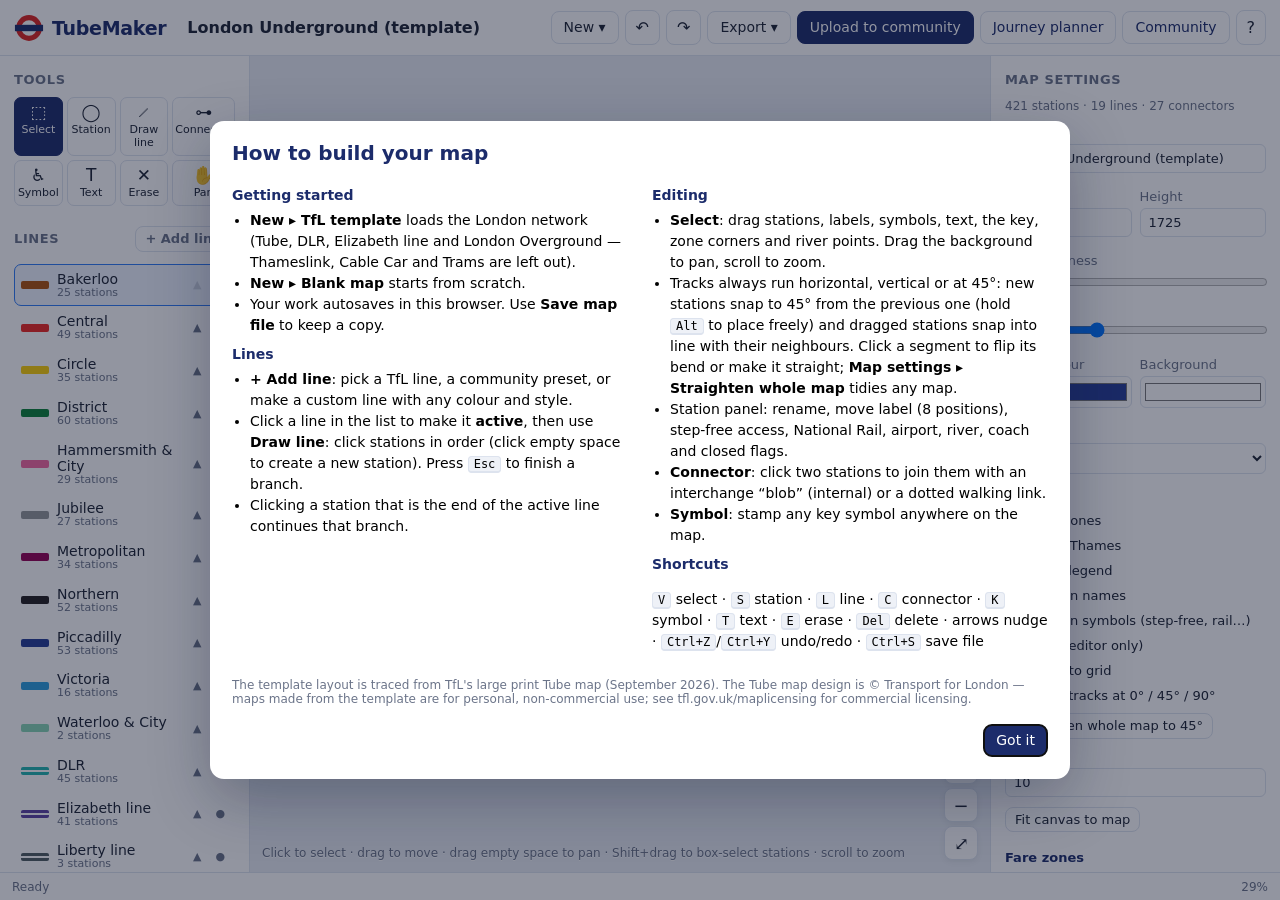
<file: index.html>
<!doctype html>
<html lang="en">
<head>
  <meta charset="utf-8">
  <meta name="viewport" content="width=device-width, initial-scale=1">
  <title>TubeMaker – London Tube Map Builder</title>
  <meta name="description" content="Build your own London Tube map in the browser: TfL lines or custom lines, key symbols, fare zones and interchanges. Export PNG/PDF and share with the community.">
  <link rel="stylesheet" href="assets/css/app.css">
  <link rel="icon" href="data:image/svg+xml,%3Csvg xmlns='http://www.w3.org/2000/svg' viewBox='0 0 32 32'%3E%3Ccircle cx='16' cy='16' r='12' fill='none' stroke='%23dc241f' stroke-width='6'/%3E%3Crect x='1' y='12.5' width='30' height='7' fill='%231c2c6b'/%3E%3C/svg%3E">
</head>
<body class="editor">
<header class="topbar">
  <a class="brand" href="index.html" title="TubeMaker">
    <svg viewBox="0 0 32 32" width="30" height="30" aria-hidden="true"><circle cx="16" cy="16" r="11" fill="none" stroke="#dc241f" stroke-width="5.5"/><rect x="1" y="12.6" width="30" height="6.8" fill="#1c2c6b"/></svg>
    <span>TubeMaker</span>
  </a>
  <input id="docTitle" class="doc-title" type="text" maxlength="120" aria-label="Map title">
  <nav class="actions">
    <div class="menu">
      <button class="btn">New ▾</button>
      <div class="menu-items">
        <button data-action="new-template">TfL template (London)</button>
        <button data-action="new-blank">Blank map</button>
        <hr>
        <button data-action="open-json">Open map file (.json)…</button>
        <button data-action="save-json">Save map file (.json)</button>
      </div>
    </div>
    <button class="btn icon" data-action="undo" title="Undo (Ctrl+Z)">↶</button>
    <button class="btn icon" data-action="redo" title="Redo (Ctrl+Y)">↷</button>
    <div class="menu">
      <button class="btn">Export ▾</button>
      <div class="menu-items">
        <button data-action="png" data-scale="1">PNG – standard</button>
        <button data-action="png" data-scale="2">PNG – high resolution (2×)</button>
        <button data-action="png" data-scale="4">PNG – print (4×)</button>
        <hr>
        <button data-action="pdf" data-paper="a4">PDF – A4</button>
        <button data-action="pdf" data-paper="a3">PDF – A3</button>
        <button data-action="pdf" data-paper="a2">PDF – A2</button>
        <button data-action="pdf" data-paper="a1">PDF – A1</button>
        <button data-action="pdf" data-paper="a0">PDF – A0 poster</button>
        <hr>
        <button data-action="svg">SVG (vector)</button>
      </div>
    </div>
    <button class="btn primary" data-action="publish">Upload to community</button>
    <a class="btn" href="planner.html">Journey planner</a>
    <a class="btn" href="community.html">Community</a>
    <button class="btn icon" data-action="help" title="Help">?</button>
  </nav>
</header>

<div class="workspace">
  <aside class="panel left">
    <section>
      <h3>Tools</h3>
      <div class="tools" id="tools">
        <button data-tool="select" class="active" title="Select / move (V)"><span>⬚</span>Select</button>
        <button data-tool="station" title="Add station (S)"><span>◯</span>Station</button>
        <button data-tool="line" title="Draw line between stations (L)"><span>⟋</span>Draw line</button>
        <button data-tool="connector" title="Interchange connector (C)"><span>⊶</span>Connector</button>
        <button data-tool="symbol" title="Place key symbol (K)"><span>♿</span>Symbol</button>
        <button data-tool="text" title="Add text (T)"><span>T</span>Text</button>
        <button data-tool="erase" title="Delete (E)"><span>✕</span>Erase</button>
        <button data-tool="pan" title="Pan (H or hold Space)"><span>✋</span>Pan</button>
      </div>
      <div id="toolOptions" class="tool-options"></div>
    </section>
    <section class="lines-section">
      <h3>Lines <button class="btn small" data-action="add-line">+ Add line</button></h3>
      <ul id="lineList" class="line-list"></ul>
    </section>
  </aside>

  <main class="canvas-wrap" id="canvasWrap">
    <svg id="canvas" xmlns="http://www.w3.org/2000/svg">
      <g id="viewport"></g>
    </svg>
    <div class="zoom-controls">
      <button data-action="zoom-in" title="Zoom in">+</button>
      <button data-action="zoom-out" title="Zoom out">−</button>
      <button data-action="zoom-fit" title="Fit map">⤢</button>
    </div>
    <div class="hint" id="hint"></div>
  </main>

  <aside class="panel right" id="props"></aside>
</div>

<footer class="statusbar">
  <span id="status">Ready</span>
  <span class="spacer"></span>
  <span id="coords"></span>
  <span id="zoomLevel"></span>
</footer>

<input type="file" id="fileInput" accept=".json,application/json" hidden>

<dialog id="dlgLine" class="dialog">
  <form method="dialog">
    <h2>Add a line</h2>
    <div class="tabs"><button type="button" class="tab active" data-tab="tfl">TfL lines</button><button type="button" class="tab" data-tab="custom">Custom line</button><button type="button" class="tab" data-tab="community">Community presets</button></div>
    <div class="tab-panel" data-panel="tfl"><div id="presetGrid" class="preset-grid"></div></div>
    <div class="tab-panel hidden" data-panel="custom">
      <label>Name <input id="newLineName" type="text" maxlength="60" value="New line"></label>
      <label>Colour <input id="newLineColor" type="color" value="#e8590c"></label>
      <label>Style
        <select id="newLineStyle">
          <option value="solid">Solid (Tube)</option>
          <option value="double">Double / cased (Overground, DLR, Elizabeth)</option>
          <option value="dashed">Dashed</option>
          <option value="dotted">Dotted</option>
          <option value="striped">Striped (weekend only)</option>
        </select>
      </label>
      <label>Group in key (optional) <input id="newLineGroup" type="text" maxlength="60" placeholder="e.g. London Overground"></label>
      <label class="check"><input id="newLineShare" type="checkbox" checked> Share this line style as a community preset</label>
      <div class="swatch-preview" id="newLinePreview"></div>
      <menu><button value="cancel" class="btn">Cancel</button><button type="button" class="btn primary" id="createCustomLine">Create line</button></menu>
    </div>
    <div class="tab-panel hidden" data-panel="community"><div id="communityPresets" class="preset-grid"><p class="muted">Loading…</p></div></div>
    <menu class="close-row"><button value="cancel" class="btn">Close</button></menu>
  </form>
</dialog>

<dialog id="dlgPublish" class="dialog">
  <form method="dialog" id="publishForm">
    <h2>Upload to the community</h2>
    <p class="muted">Your map will appear on the public community page where others can view, like, comment and remix it.</p>
    <img id="publishPreview" class="publish-preview" alt="Map preview">
    <label>Title <input id="pubTitle" type="text" maxlength="120" required></label>
    <label>Your name <input id="pubAuthor" type="text" maxlength="60" placeholder="Anonymous"></label>
    <label>Description <textarea id="pubDesc" rows="3" maxlength="2000" placeholder="What's special about your map?"></textarea></label>
    <label class="check" id="pubUpdateRow" hidden><input id="pubUpdate" type="checkbox" checked> Update my existing upload instead of creating a new one</label>
    <p id="pubError" class="error"></p>
    <menu><button value="cancel" class="btn">Cancel</button><button type="button" class="btn primary" id="pubSubmit">Upload</button></menu>
  </form>
</dialog>

<dialog id="dlgHelp" class="dialog wide">
  <form method="dialog">
    <h2>How to build your map</h2>
    <div class="help-grid">
      <div>
        <h4>Getting started</h4>
        <ul>
          <li><b>New ▸ TfL template</b> loads the London network (Tube, DLR, Elizabeth line and London Overground — Thameslink, Cable Car and Trams are left out).</li>
          <li><b>New ▸ Blank map</b> starts from scratch.</li>
          <li>Your work autosaves in this browser. Use <b>Save map file</b> to keep a copy.</li>
        </ul>
        <h4>Lines</h4>
        <ul>
          <li><b>+ Add line</b>: pick a TfL line, a community preset, or make a custom line with any colour and style.</li>
          <li>Click a line in the list to make it <b>active</b>, then use <b>Draw line</b>: click stations in order (click empty space to create a new station). Press <kbd>Esc</kbd> to finish a branch.</li>
          <li>Clicking a station that is the end of the active line continues that branch.</li>
        </ul>
      </div>
      <div>
        <h4>Editing</h4>
        <ul>
          <li><b>Select</b>: drag stations, labels, symbols, text, the key, zone corners and river points. Drag the background to pan, scroll to zoom.</li>
          <li>Tracks always run horizontal, vertical or at 45°: new stations snap to 45° from the previous one (hold <kbd>Alt</kbd> to place freely) and dragged stations snap into line with their neighbours. Click a segment to flip its bend or make it straight; <b>Map settings ▸ Straighten whole map</b> tidies any map.</li>
          <li>Station panel: rename, move label (8 positions), step-free access, National Rail, airport, river, coach and closed flags.</li>
          <li><b>Connector</b>: click two stations to join them with an interchange “blob” (internal) or a dotted walking link.</li>
          <li><b>Symbol</b>: stamp any key symbol anywhere on the map.</li>
        </ul>
        <h4>Shortcuts</h4>
        <p><kbd>V</kbd> select · <kbd>S</kbd> station · <kbd>L</kbd> line · <kbd>C</kbd> connector · <kbd>K</kbd> symbol · <kbd>T</kbd> text · <kbd>E</kbd> erase · <kbd>Del</kbd> delete · arrows nudge · <kbd>Ctrl+Z</kbd>/<kbd>Ctrl+Y</kbd> undo/redo · <kbd>Ctrl+S</kbd> save file</p>
      </div>
    </div>
    <p class="muted small">The template layout is traced from TfL's large print Tube map (September 2026). The Tube map design is © Transport for London — maps made from the template are for personal, non-commercial use; see tfl.gov.uk/maplicensing for commercial licensing.</p>
    <menu><button value="cancel" class="btn primary">Got it</button></menu>
  </form>
</dialog>

<div id="toast" class="toast" hidden></div>

<script src="assets/js/template-data.js"></script>
<script src="assets/js/tfl-symbols.js"></script>
<script src="assets/js/symbols.js"></script>
<script src="assets/js/doc.js"></script>
<script src="assets/js/render.js"></script>
<script src="assets/js/export.js"></script>
<script src="assets/js/api.js"></script>
<script src="assets/js/editor.js"></script>
</body>
</html>
</file>
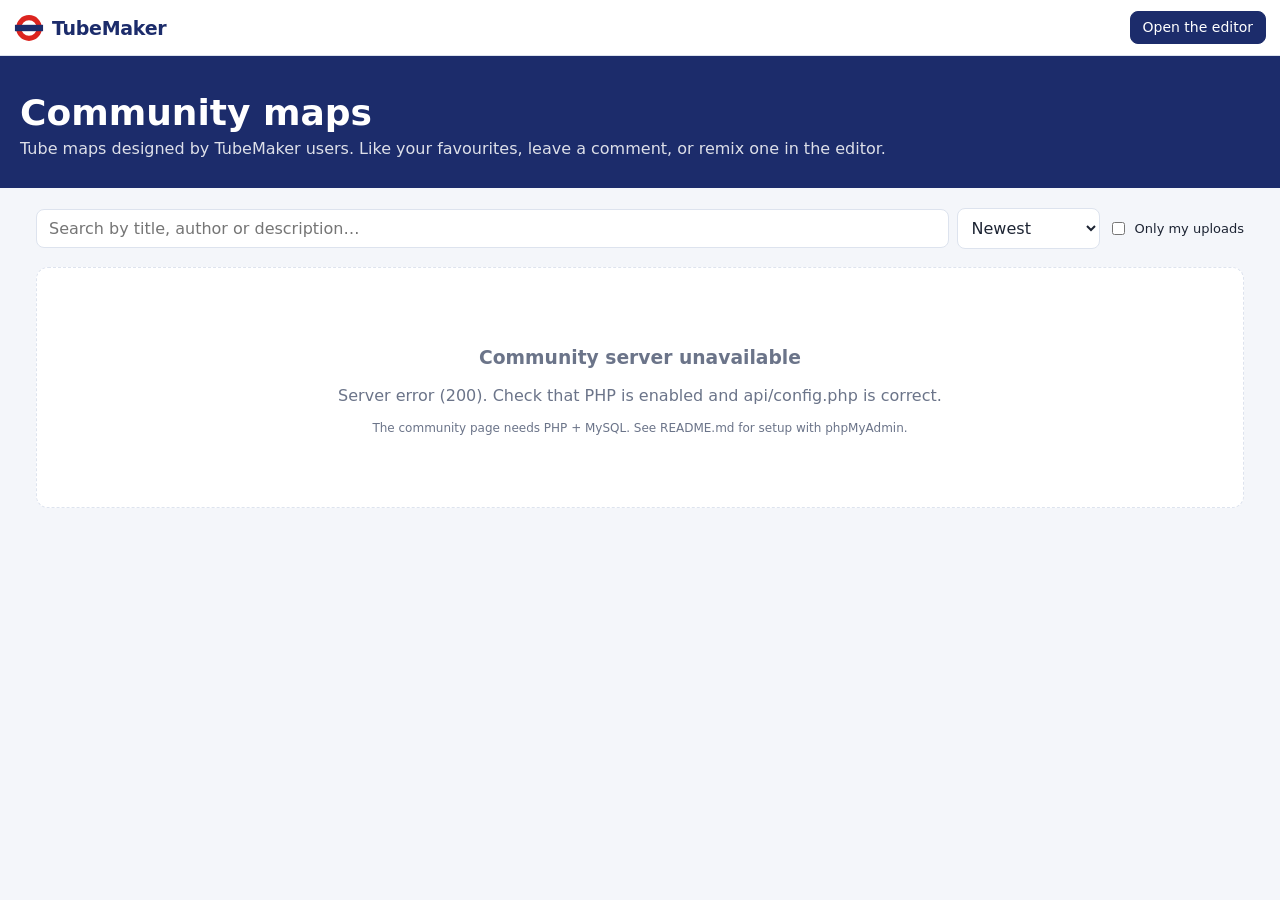
<file: community.html>
<!doctype html>
<html lang="en">
<head>
  <meta charset="utf-8">
  <meta name="viewport" content="width=device-width, initial-scale=1">
  <title>TubeMaker Community – Tube maps made by everyone</title>
  <link rel="stylesheet" href="assets/css/app.css">
  <link rel="icon" href="data:image/svg+xml,%3Csvg xmlns='http://www.w3.org/2000/svg' viewBox='0 0 32 32'%3E%3Ccircle cx='16' cy='16' r='12' fill='none' stroke='%23dc241f' stroke-width='6'/%3E%3Crect x='1' y='12.5' width='30' height='7' fill='%231c2c6b'/%3E%3C/svg%3E">
</head>
<body class="community">
<header class="topbar">
  <a class="brand" href="index.html">
    <svg viewBox="0 0 32 32" width="30" height="30" aria-hidden="true"><circle cx="16" cy="16" r="11" fill="none" stroke="#dc241f" stroke-width="5.5"/><rect x="1" y="12.6" width="30" height="6.8" fill="#1c2c6b"/></svg>
    <span>TubeMaker</span>
  </a>
  <nav class="actions">
    <a class="btn primary" href="index.html">Open the editor</a>
  </nav>
</header>

<section class="community-head">
  <div class="inner">
    <h1>Community maps</h1>
    <p>Tube maps designed by TubeMaker users. Like your favourites, leave a comment, or remix one in the editor.</p>
  </div>
</section>

<main class="community-main">
  <div class="filters">
    <input type="search" id="q" placeholder="Search by title, author or description…" aria-label="Search maps">
    <select id="sort" aria-label="Sort">
      <option value="new">Newest</option>
      <option value="popular">Most liked</option>
      <option value="views">Most viewed</option>
    </select>
    <label class="check"><input type="checkbox" id="mine"> Only my uploads</label>
  </div>
  <div id="gallery" class="gallery"></div>
  <div id="pager" class="pager"></div>
</main>

<dialog id="viewer" class="dialog viewer">
  <div class="viewer-scroll">
    <button class="close-x" id="closeViewer" aria-label="Close">×</button>
    <img id="vImg" class="viewer-img" alt="">
    <div class="viewer-body">
      <div>
        <h2 id="vTitle"></h2>
        <div class="muted small" id="vMeta"></div>
        <p class="desc" id="vDesc"></p>
        <div class="actions-row">
          <button class="btn" id="vLike">♥ Like</button>
          <a class="btn primary" id="vRemix" href="#">Remix in editor</a>
          <button class="btn" id="vPng">Download PNG</button>
          <button class="btn" id="vPdf">Download PDF</button>
          <button class="btn" id="vJson">Download map file</button>
          <button class="btn" id="vCopy">Copy link</button>
          <button class="btn danger" id="vDelete" hidden>Delete my upload</button>
        </div>
      </div>
      <div>
        <h4>Comments</h4>
        <form class="comment-form" id="commentForm">
          <input id="cAuthor" type="text" maxlength="60" placeholder="Your name (optional)">
          <textarea id="cBody" rows="2" maxlength="1000" placeholder="Say something nice…" required></textarea>
          <button class="btn small primary" type="submit">Post comment</button>
        </form>
        <div class="comments" id="comments"></div>
      </div>
    </div>
  </div>
</dialog>

<div id="toast" class="toast" hidden></div>

<script src="assets/js/tfl-symbols.js"></script>
<script src="assets/js/symbols.js"></script>
<script src="assets/js/doc.js"></script>
<script src="assets/js/render.js"></script>
<script src="assets/js/export.js"></script>
<script src="assets/js/api.js"></script>
<script src="assets/js/community.js"></script>
</body>
</html>
</file>
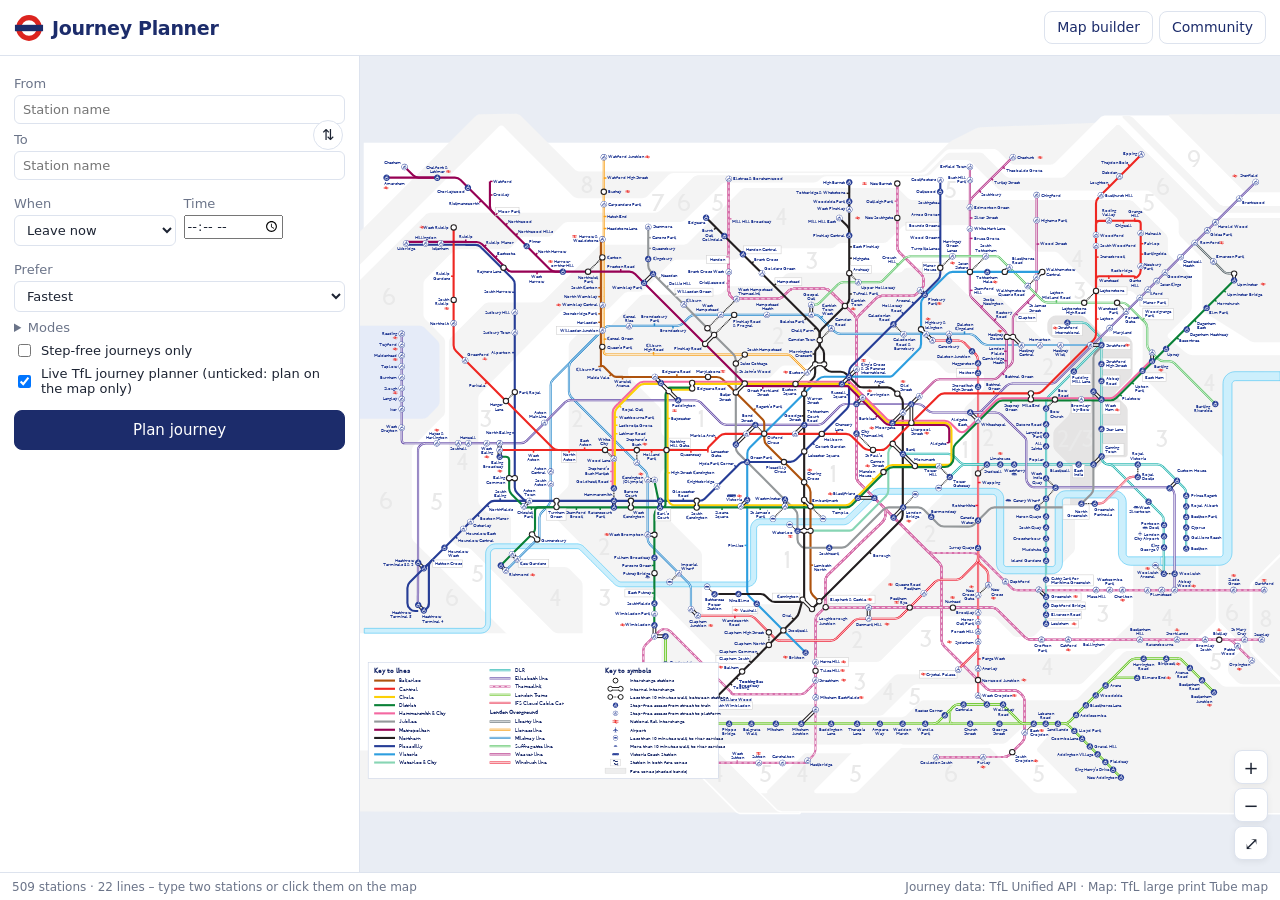
<file: planner.html>
<!doctype html>
<html lang="en">
<head>
  <meta charset="utf-8">
  <meta name="viewport" content="width=device-width, initial-scale=1">
  <title>TubeMaker Journey Planner</title>
  <meta name="description" content="Plan a journey on the full London map – Tube, DLR, Elizabeth line, Overground, Thameslink, Trams and the Cable Car – and see just your route.">
  <link rel="stylesheet" href="assets/css/app.css">
  <link rel="stylesheet" href="assets/css/planner.css">
  <link rel="icon" href="data:image/svg+xml,%3Csvg xmlns='http://www.w3.org/2000/svg' viewBox='0 0 32 32'%3E%3Ccircle cx='16' cy='16' r='12' fill='none' stroke='%23dc241f' stroke-width='6'/%3E%3Crect x='1' y='12.5' width='30' height='7' fill='%231c2c6b'/%3E%3C/svg%3E">
</head>
<body class="editor planner">
<header class="topbar">
  <a class="brand" href="index.html" title="TubeMaker">
    <svg viewBox="0 0 32 32" width="30" height="30" aria-hidden="true"><circle cx="16" cy="16" r="11" fill="none" stroke="#dc241f" stroke-width="5.5"/><rect x="1" y="12.6" width="30" height="6.8" fill="#1c2c6b"/></svg>
    <span>Journey Planner</span>
  </a>
  <nav class="actions">
    <a class="btn" href="index.html">Map builder</a>
    <a class="btn" href="community.html">Community</a>
  </nav>
</header>

<div class="workspace">
  <aside class="panel left planner-panel">
    <form id="planForm" autocomplete="off">
      <label class="field"><span>From</span>
        <input id="from" type="text" list="stationList" placeholder="Station name" required>
      </label>
      <button type="button" class="swap" id="swap" title="Swap">⇅</button>
      <label class="field"><span>To</span>
        <input id="to" type="text" list="stationList" placeholder="Station name" required>
      </label>
      <div class="row2">
        <label class="field"><span>When</span>
          <select id="when"><option value="now">Leave now</option><option value="depart">Depart at</option><option value="arrive">Arrive by</option></select>
        </label>
        <label class="field"><span>Time</span><input id="time" type="time"></label>
      </div>
      <label class="field"><span>Prefer</span>
        <select id="prefer">
          <option value="leasttime">Fastest</option>
          <option value="leastinterchange">Fewest changes</option>
          <option value="leastwalking">Least walking</option>
        </select>
      </label>
      <details class="modes">
        <summary>Modes</summary>
        <div id="modeList" class="mode-list"></div>
      </details>
      <label class="check"><input type="checkbox" id="stepFree"> Step-free journeys only</label>
      <label class="check"><input type="checkbox" id="useTfl" checked> Live TfL journey planner (unticked: plan on the map only)</label>
      <button class="btn primary wide" type="submit">Plan journey</button>
    </form>
    <datalist id="stationList"></datalist>
    <div id="results" class="results"></div>
  </aside>

  <main class="canvas-wrap" id="canvasWrap" data-tool="pan">
    <svg id="canvas" xmlns="http://www.w3.org/2000/svg"><g id="viewport"></g></svg>
    <div class="map-toggle">
      <button class="btn small" id="showAll" hidden>Show full map</button>
      <label class="check small" id="fadeRow" hidden><input type="checkbox" id="fadeRest"> Faint rest of network</label>
    </div>
    <div class="zoom-controls">
      <button data-zoom="1.25" title="Zoom in">+</button>
      <button data-zoom="0.8" title="Zoom out">−</button>
      <button data-zoom="fit" title="Fit">⤢</button>
    </div>
  </main>
</div>
<footer class="statusbar"><span id="status">Loading map…</span><span class="spacer"></span><span class="muted small">Journey data: TfL Unified API · Map: TfL large print Tube map</span></footer>
<div id="toast" class="toast" hidden></div>
<div id="loadError" class="load-error" hidden></div>
<script>
  // Show problems on the page instead of failing silently.
  window.addEventListener('error', function (e) {
    var box = document.getElementById('loadError');
    box.hidden = false;
    box.textContent = 'The planner hit an error: ' + (e.message || e) + (e.filename ? ' (' + e.filename.split('/').pop() + ':' + e.lineno + ')' : '');
  });
  window.addEventListener('unhandledrejection', function (e) {
    var box = document.getElementById('loadError');
    box.hidden = false;
    box.textContent = 'The planner hit an error: ' + ((e.reason && e.reason.message) || e.reason);
  });
</script>

<script src="assets/js/template-full.js"></script>
<script src="assets/js/tfl-symbols.js"></script>
<script src="assets/js/symbols.js"></script>
<script src="assets/js/doc.js"></script>
<script src="assets/js/render.js"></script>
<script src="assets/js/planner.js"></script>
<script>
  if (!window.TUBE_TEMPLATE_FULL || !window.TubePlanner) {
    var box = document.getElementById('loadError');
    if (box.hidden) {
      box.hidden = false;
      box.textContent = 'The map script could not be loaded. Unzip everything first and keep index.html, styles.css and app.js together in the same folder, then open index.html.';
    }
  }
</script>
</body>
</html>
</file>
<file: assets/css/app.css>
/* Railway Sans by Greg Fleming – open-source revival of Edward Johnston's 1916
   Underground typeface, SIL Open Font License 1.1 (see assets/fonts/Railway-OFL.txt). */
/* "London Tube" font (freeware, fontspace.com/london-tube-font-f2717) – close to TfL's New Johnston. */
@font-face {
  font-family: 'London Tube';
  src: url('../fonts/london-tube.ttf') format('truetype');
  font-display: block;
}
@font-face {
  font-family: 'Railway';
  src: url('../fonts/railway.woff') format('woff');
  font-display: block;
}
:root {
  --navy: #1c2c6b;
  --red: #dc241f;
  --blue: #2f7cf6;
  --bg: #f4f6fa;
  --panel: #ffffff;
  --border: #dde3ee;
  --text: #1d2433;
  --muted: #6b7489;
  --radius: 8px;
  font-family: system-ui, -apple-system, "Segoe UI", Roboto, Arial, sans-serif;
  color: var(--text);
}
* { box-sizing: border-box; }
html, body { margin: 0; height: 100%; background: var(--bg); }
button, input, select, textarea { font: inherit; color: inherit; }
a { color: var(--navy); }
.muted { color: var(--muted); }
.small { font-size: 12px; }
.hidden { display: none !important; }
kbd { background: #eef1f7; border: 1px solid var(--border); border-bottom-width: 2px; border-radius: 4px; padding: 0 5px; font-size: 12px; }

/* ---------- buttons ---------- */
.btn {
  display: inline-flex; align-items: center; gap: 6px; padding: 7px 12px; border-radius: var(--radius);
  border: 1px solid var(--border); background: #fff; cursor: pointer; text-decoration: none; white-space: nowrap;
  font-size: 14px; line-height: 1.2; margin: 2px 0;
}
.btn:hover { border-color: #b9c4d8; background: #f8faff; }
.btn.primary { background: var(--navy); color: #fff; border-color: var(--navy); }
.btn.primary:hover { background: #26398a; }
.btn.danger { color: #b3261e; border-color: #f0c6c3; }
.btn.danger:hover { background: #fff3f2; }
.btn.small { padding: 4px 9px; font-size: 13px; }
.btn.icon { padding: 7px 10px; font-size: 16px; }
.btn:disabled { opacity: .55; cursor: default; }

/* ---------- top bar ---------- */
.topbar {
  height: 56px; display: flex; align-items: center; gap: 12px; padding: 0 14px;
  background: #fff; border-bottom: 1px solid var(--border); position: relative; z-index: 20;
}
.brand { display: flex; align-items: center; gap: 8px; font-weight: 800; font-size: 19px; color: var(--navy); text-decoration: none; letter-spacing: -0.3px; }
.doc-title { flex: 1; min-width: 80px; max-width: 420px; border: 1px solid transparent; border-radius: 6px; padding: 6px 8px; font-weight: 600; background: transparent; }
.doc-title:hover, .doc-title:focus { border-color: var(--border); background: #fff; outline: none; }
.actions { display: flex; gap: 6px; align-items: center; margin-left: auto; flex-wrap: nowrap; }
.menu { position: relative; }
.menu-items {
  display: none; position: absolute; right: 0; top: calc(100% + 4px); background: #fff; border: 1px solid var(--border);
  border-radius: var(--radius); box-shadow: 0 8px 28px rgba(20, 30, 60, .16); padding: 6px; min-width: 240px; z-index: 50;
}
.menu.open .menu-items { display: block; }
.menu-items button { display: block; width: 100%; text-align: left; padding: 8px 10px; border: 0; background: none; border-radius: 6px; cursor: pointer; }
.menu-items button:hover { background: #f0f4fc; }
.menu-items hr { border: 0; border-top: 1px solid var(--border); margin: 4px 0; }

/* ---------- workspace ---------- */
.workspace { display: flex; height: calc(100% - 56px - 28px); }
.panel { background: var(--panel); overflow-y: auto; padding: 12px 14px; }
.panel.left { width: 250px; border-right: 1px solid var(--border); flex-shrink: 0; }
.panel.right { width: 290px; border-left: 1px solid var(--border); flex-shrink: 0; }
.panel h3 { margin: 4px 0 10px; font-size: 13px; text-transform: uppercase; letter-spacing: .6px; color: var(--muted); display: flex; align-items: center; justify-content: space-between; }
.panel h4 { margin: 16px 0 6px; font-size: 13px; color: var(--navy); }
.panel hr { border: 0; border-top: 1px solid var(--border); margin: 14px 0; }
.panel section + section { margin-top: 18px; }

.tools { display: grid; grid-template-columns: repeat(4, 1fr); gap: 4px; }
.tools button {
  display: flex; flex-direction: column; align-items: center; gap: 2px; padding: 6px 2px; font-size: 11px;
  border: 1px solid var(--border); background: #fff; border-radius: 7px; cursor: pointer;
}
.tools button span { font-size: 17px; line-height: 1; }
.tools button.active { background: var(--navy); color: #fff; border-color: var(--navy); }
.tool-options { margin-top: 10px; }
.tool-options label { display: block; font-size: 13px; }
.tool-options select { width: 100%; margin-top: 4px; }
.symbol-grid { display: grid; grid-template-columns: repeat(4, 1fr); gap: 4px; }
.symbol-grid button { border: 1px solid var(--border); background: #fff; border-radius: 6px; padding: 2px; cursor: pointer; }
.symbol-grid button.active { border-color: var(--blue); box-shadow: 0 0 0 2px rgba(47,124,246,.25); }

.line-list { list-style: none; margin: 0; padding: 0; }
.line-list li { display: flex; align-items: center; gap: 8px; padding: 6px 6px; border-radius: 7px; cursor: pointer; border: 1px solid transparent; }
.line-list li:hover { background: #f4f7fd; }
.line-list li.active { border-color: var(--blue); background: #eef4ff; }
.line-list li.is-hidden { opacity: .5; }
.line-list li.empty { cursor: default; font-size: 13px; }
.line-list .name { flex: 1; font-size: 14px; line-height: 1.15; }
.line-list .name small { display: block; color: var(--muted); font-size: 11px; }
.line-list .mini { border: 0; background: none; cursor: pointer; font-size: 11px; padding: 2px 3px; color: var(--muted); }
.line-list .mini:disabled { opacity: .25; }
.swatch { width: 28px; height: 8px; border-radius: 2px; background: var(--c); flex-shrink: 0; position: relative; display: inline-block; }
.swatch.double::after { content: ''; position: absolute; left: 0; right: 0; top: 3px; height: 2px; background: #fff; }
.swatch.dashed { background: repeating-linear-gradient(90deg, var(--c) 0 7px, transparent 7px 10px); }
.swatch.dotted { background: radial-gradient(circle, var(--c) 3px, transparent 3.5px) 0 50% / 9px 8px repeat-x; }
.swatch.striped::after { content: ''; position: absolute; left: 0; right: 0; top: 2px; height: 4px; background: repeating-linear-gradient(90deg, #fff 0 4px, transparent 4px 8px); }

/* ---------- canvas ---------- */
.canvas-wrap { flex: 1; position: relative; overflow: hidden; background: #e9edf4; }
#canvas { width: 100%; height: 100%; display: block; touch-action: none; user-select: none; -webkit-user-select: none; }
.canvas-wrap[data-tool="select"] #canvas { cursor: default; }
.canvas-wrap[data-tool="station"] #canvas, .canvas-wrap[data-tool="symbol"] #canvas, .canvas-wrap[data-tool="text"] #canvas { cursor: crosshair; }
.canvas-wrap[data-tool="line"] #canvas, .canvas-wrap[data-tool="connector"] #canvas { cursor: cell; }
.canvas-wrap[data-tool="erase"] #canvas { cursor: not-allowed; }
.canvas-wrap[data-tool="pan"] #canvas, .canvas-wrap.pan-ready #canvas { cursor: grab; }
.canvas-wrap.panning #canvas { cursor: grabbing; }
.canvas-wrap[data-tool="select"] [data-kind="station"],
.canvas-wrap[data-tool="select"] [data-kind="label"],
.canvas-wrap[data-tool="select"] [data-kind="symbol"],
.canvas-wrap[data-tool="select"] [data-kind="text"],
.canvas-wrap[data-tool="select"] [data-kind="key"] { cursor: move; }
.canvas-wrap [data-kind="edge"], .canvas-wrap [data-kind="connector"] { cursor: pointer; }
.canvas-wrap [data-kind="edge"]:hover { stroke: rgba(47,124,246,.25); }
.canvas-wrap[data-tool="erase"] [data-kind]:not([data-kind="bg"]):hover { opacity: .6; }
#canvas .handle { fill: #fff; stroke: var(--blue); stroke-width: 2.5; cursor: grab; }
#canvas .station-hit:hover { fill: rgba(47,124,246,.15); }
.zoom-controls { position: absolute; right: 12px; bottom: 12px; display: flex; flex-direction: column; gap: 4px; }
.zoom-controls button { width: 34px; height: 34px; border-radius: 8px; border: 1px solid var(--border); background: #fff; font-size: 18px; cursor: pointer; box-shadow: 0 2px 6px rgba(0,0,0,.06); }
.hint { position: absolute; left: 12px; bottom: 12px; right: 60px; font-size: 12px; color: var(--muted); pointer-events: none; text-shadow: 0 1px 0 #fff; }

.statusbar { height: 28px; display: flex; align-items: center; gap: 16px; padding: 0 12px; font-size: 12px; color: var(--muted); background: #fff; border-top: 1px solid var(--border); }
.statusbar .spacer { flex: 1; }

/* ---------- properties ---------- */
.field { display: block; margin: 8px 0; font-size: 13px; }
.field > span { display: block; margin-bottom: 4px; color: var(--muted); }
.field input[type=text], .field input[type=number], .field select, .field textarea {
  width: 100%; padding: 6px 8px; border: 1px solid var(--border); border-radius: 6px; background: #fff;
}
.field input[type=color] { width: 100%; height: 32px; border: 1px solid var(--border); border-radius: 6px; padding: 2px; background: #fff; }
.field input[type=range] { width: 100%; }
.field textarea { resize: vertical; }
.row2 { display: grid; grid-template-columns: 1fr 1fr; gap: 8px; }
.check { display: flex; align-items: center; gap: 7px; font-size: 13px; margin: 6px 0; cursor: pointer; }
.pos-grid { display: grid; grid-template-columns: repeat(3, 40px); gap: 3px; }
.pos-grid button { height: 28px; border: 1px solid var(--border); background: #fff; border-radius: 5px; cursor: pointer; font-size: 11px; }
.pos-grid button.active { background: var(--navy); color: #fff; }
.pos-grid .dot { display: flex; align-items: center; justify-content: center; color: var(--navy); }
.chips { display: flex; flex-wrap: wrap; gap: 4px; margin: 4px 0 8px; }
.chip { display: inline-flex; align-items: center; gap: 4px; font-size: 12px; padding: 2px 8px 2px 6px; border-radius: 12px; border: 1px solid var(--border); background: #fff; }
.chip::before { content: ''; width: 12px; height: 6px; border-radius: 2px; background: var(--c); }
.chip button { border: 0; background: none; cursor: pointer; color: var(--muted); padding: 0 0 0 2px; }
.seg-buttons { display: flex; gap: 4px; flex-wrap: wrap; margin-bottom: 8px; }
.seg-buttons button { padding: 5px 8px; border: 1px solid var(--border); background: #fff; border-radius: 6px; cursor: pointer; font-size: 12px; }
.seg-buttons button.active { background: var(--navy); color: #fff; border-color: var(--navy); }
.panel .btn { margin-right: 4px; }

/* ---------- dialogs ---------- */
.dialog { border: 0; border-radius: 14px; padding: 0; width: min(560px, calc(100vw - 32px)); box-shadow: 0 20px 60px rgba(10, 20, 50, .3); }
.dialog.wide { width: min(860px, calc(100vw - 32px)); }
.dialog::backdrop { background: rgba(15, 22, 45, .45); }
.dialog form { padding: 20px 22px; }
.dialog h2 { margin: 0 0 12px; color: var(--navy); font-size: 20px; }
.dialog label { display: block; margin: 10px 0; font-size: 14px; }
.dialog label input[type=text], .dialog label textarea, .dialog label select { display: block; width: 100%; margin-top: 4px; padding: 8px 10px; border: 1px solid var(--border); border-radius: 8px; }
.dialog label input[type=color] { display: block; margin-top: 4px; width: 80px; height: 36px; }
.dialog label.check { display: flex; }
.dialog menu { display: flex; justify-content: flex-end; gap: 8px; padding: 0; margin: 16px 0 0; }
.dialog .close-row { margin-top: 8px; }
.tabs { display: flex; gap: 4px; border-bottom: 1px solid var(--border); margin-bottom: 12px; }
.tab { border: 0; background: none; padding: 8px 12px; cursor: pointer; border-bottom: 2px solid transparent; color: var(--muted); }
.tab.active { color: var(--navy); border-bottom-color: var(--navy); font-weight: 600; }
.preset-grid { display: grid; grid-template-columns: repeat(2, 1fr); gap: 6px; max-height: 360px; overflow-y: auto; }
.preset { display: flex; align-items: center; gap: 10px; text-align: left; padding: 8px 10px; border: 1px solid var(--border); border-radius: 8px; background: #fff; cursor: pointer; font-size: 14px; }
.preset small { margin-left: auto; color: var(--muted); font-size: 11px; }
.preset:hover:not(:disabled) { border-color: var(--blue); }
.preset:disabled { opacity: .45; cursor: default; }
.swatch-preview { display: flex; align-items: center; gap: 10px; margin: 8px 0; }
.publish-preview { width: 100%; max-height: 260px; object-fit: contain; background: #f2f4f8; border-radius: 8px; border: 1px solid var(--border); min-height: 120px; }
.error { color: #b3261e; font-size: 14px; min-height: 1em; }
.help-grid { display: grid; grid-template-columns: 1fr 1fr; gap: 24px; font-size: 14px; line-height: 1.5; }
.help-grid h4 { margin: 8px 0 4px; color: var(--navy); }
.help-grid ul { padding-left: 18px; margin: 0; }

.toast { position: fixed; left: 50%; bottom: 44px; transform: translateX(-50%); background: var(--navy); color: #fff; padding: 10px 16px; border-radius: 10px; box-shadow: 0 8px 24px rgba(0,0,0,.2); z-index: 100; font-size: 14px; max-width: calc(100vw - 32px); }

/* ---------- responsive editor ---------- */
@media (max-width: 1000px) {
  .panel.right { width: 240px; }
  .panel.left { width: 210px; }
  .actions .btn:not(.primary):not(.icon) { padding: 7px 8px; }
}
@media (max-width: 760px) {
  body.editor { overflow: hidden; }
  .topbar { height: auto; flex-wrap: wrap; padding: 8px; gap: 6px; }
  .doc-title { order: 3; max-width: none; flex-basis: 100%; }
  .actions { flex-wrap: wrap; margin-left: 0; }
  .workspace { flex-direction: column; height: calc(100% - 132px); }
  .panel.left, .panel.right { width: 100%; max-height: 30vh; border: 0; border-bottom: 1px solid var(--border); }
  .panel.right { order: 3; }
  .canvas-wrap { min-height: 40vh; }
  .help-grid { grid-template-columns: 1fr; }
}

/* ================= community page ================= */
body.community { overflow-y: auto; height: auto; min-height: 100%; }
.community-head { background: var(--navy); color: #fff; padding: 36px 16px 30px; }
.community-head .inner, .community-main { max-width: 1240px; margin: 0 auto; }
.community-head h1 { margin: 0 0 6px; font-size: clamp(24px, 4vw, 36px); }
.community-head p { margin: 0; opacity: .85; }
.community-main { padding: 20px 16px 60px; }
.filters { display: flex; gap: 8px; flex-wrap: wrap; align-items: center; margin-bottom: 18px; }
.filters input[type=search] { flex: 1; min-width: 180px; padding: 9px 12px; border: 1px solid var(--border); border-radius: 8px; }
.filters select { padding: 9px 10px; border: 1px solid var(--border); border-radius: 8px; background: #fff; }
.gallery { display: grid; grid-template-columns: repeat(auto-fill, minmax(260px, 1fr)); gap: 16px; }
.card { background: #fff; border: 1px solid var(--border); border-radius: 12px; overflow: hidden; cursor: pointer; display: flex; flex-direction: column; transition: box-shadow .15s, transform .15s; }
.card:hover { box-shadow: 0 10px 30px rgba(20,30,60,.12); transform: translateY(-2px); }
.card img { width: 100%; aspect-ratio: 1.42; object-fit: cover; background: #f2f4f8; display: block; border-bottom: 1px solid var(--border); }
.card .body { padding: 10px 12px 12px; }
.card h3 { margin: 0 0 4px; font-size: 16px; color: var(--navy); overflow: hidden; text-overflow: ellipsis; white-space: nowrap; }
.card .meta { font-size: 12px; color: var(--muted); display: flex; gap: 10px; flex-wrap: wrap; }
.pager { display: flex; justify-content: center; gap: 8px; margin-top: 24px; align-items: center; }
.empty-state { text-align: center; padding: 60px 16px; color: var(--muted); background: #fff; border: 1px dashed var(--border); border-radius: 12px; }
.viewer { width: min(1200px, calc(100vw - 24px)); max-height: calc(100vh - 24px); }
.viewer form { padding: 0; }
.viewer .viewer-img { width: 100%; background: #f2f4f8; display: block; max-height: 62vh; object-fit: contain; cursor: zoom-in; }
.viewer .viewer-img.zoomed { max-height: none; cursor: zoom-out; }
.viewer .viewer-body { padding: 16px 20px 20px; display: grid; grid-template-columns: 1fr 320px; gap: 20px; }
.viewer h2 { margin: 0 0 4px; }
.viewer .desc { white-space: pre-wrap; margin: 10px 0; }
.viewer .actions-row { display: flex; gap: 6px; flex-wrap: wrap; margin-top: 10px; }
.liked { background: #fff1f0 !important; border-color: #f5b4ae !important; color: #b3261e; }
.comments { max-height: 300px; overflow-y: auto; font-size: 14px; }
.comment { padding: 8px 0; border-bottom: 1px solid var(--border); }
.comment b { color: var(--navy); }
.comment time { color: var(--muted); font-size: 11px; margin-left: 6px; }
.comment p { margin: 3px 0 0; white-space: pre-wrap; word-wrap: break-word; }
.comment-form input, .comment-form textarea { width: 100%; padding: 7px 9px; border: 1px solid var(--border); border-radius: 7px; margin: 4px 0; }
.viewer-scroll { max-height: calc(100vh - 24px); overflow-y: auto; }
.close-x { position: absolute; top: 8px; right: 8px; border: 0; background: rgba(255,255,255,.9); border-radius: 50%; width: 34px; height: 34px; font-size: 20px; cursor: pointer; }
@media (max-width: 800px) {
  .viewer .viewer-body { grid-template-columns: 1fr; }
}
</file>
<file: assets/css/planner.css>
/* Journey planner page */
.planner .planner-panel { width: 360px; display: flex; flex-direction: column; gap: 6px; }
.planner form { position: relative; }
.planner .swap {
  position: absolute; right: 2px; top: 52px; width: 30px; height: 30px; border-radius: 50%;
  border: 1px solid var(--border); background: #fff; cursor: pointer; font-size: 15px; z-index: 2;
}
.planner .field input[type=text] { padding-right: 36px; }
.planner .btn.wide { width: 100%; justify-content: center; margin-top: 8px; padding: 10px; font-size: 15px; }
.planner details.modes { margin: 6px 0; font-size: 13px; }
.planner details.modes summary { cursor: pointer; color: var(--muted); }
.mode-list { display: grid; grid-template-columns: 1fr 1fr; gap: 2px 8px; margin-top: 6px; }
.results { margin-top: 10px; display: flex; flex-direction: column; gap: 8px; }
.journey {
  border: 1px solid var(--border); border-radius: 10px; padding: 10px 12px; cursor: pointer; background: #fff;
  transition: border-color .12s, box-shadow .12s;
}
.journey:hover { border-color: #b9c4d8; }
.journey.active { border-color: var(--navy); box-shadow: 0 0 0 2px rgba(28,44,107,.15); }
.journey .top { display: flex; justify-content: space-between; align-items: baseline; gap: 8px; }
.journey .dur { font-size: 20px; font-weight: 800; color: var(--navy); }
.journey .times { color: var(--muted); font-size: 13px; }
.journey .chips { margin: 6px 0 0; }
.journey .chip.walk::before { background: repeating-linear-gradient(90deg, #333 0 2px, transparent 2px 4px); }
.journey .fare { font-size: 12px; color: var(--muted); }
.legs { list-style: none; margin: 10px 0 0; padding: 0; display: none; }
.journey.active .legs { display: block; }
.leg { display: grid; grid-template-columns: 6px 1fr; gap: 10px; padding: 6px 0; font-size: 13px; }
.leg .bar { border-radius: 3px; background: var(--c); }
.leg.walk .bar { background: repeating-linear-gradient(180deg, #555 0 3px, transparent 3px 6px); }
.leg b { color: var(--navy); }
.leg .stops { color: var(--muted); font-size: 12px; }
.leg details summary { cursor: pointer; color: var(--muted); font-size: 12px; }
.leg details ol { margin: 4px 0 0 16px; padding: 0; color: var(--text); font-size: 12px; }
.results .note { font-size: 12px; color: var(--muted); }
.map-toggle { position: absolute; left: 12px; top: 12px; display: flex; gap: 10px; align-items: center; background: rgba(255,255,255,.9); border-radius: 8px; padding: 4px 8px; }
.planner [hidden] { display: none !important; }
.map-toggle:not(:has(> :not([hidden]))) { display: none; }
#canvas .station-hit, #canvas [data-kind] { cursor: pointer; }
@media (max-width: 760px) {
  .planner .planner-panel { width: 100%; max-height: 46vh; }
}

.load-error { position: fixed; left: 12px; right: 12px; bottom: 40px; z-index: 200; background: #b3261e; color: #fff; padding: 12px 14px; border-radius: 10px; font-size: 14px; line-height: 1.4; }
</file>
